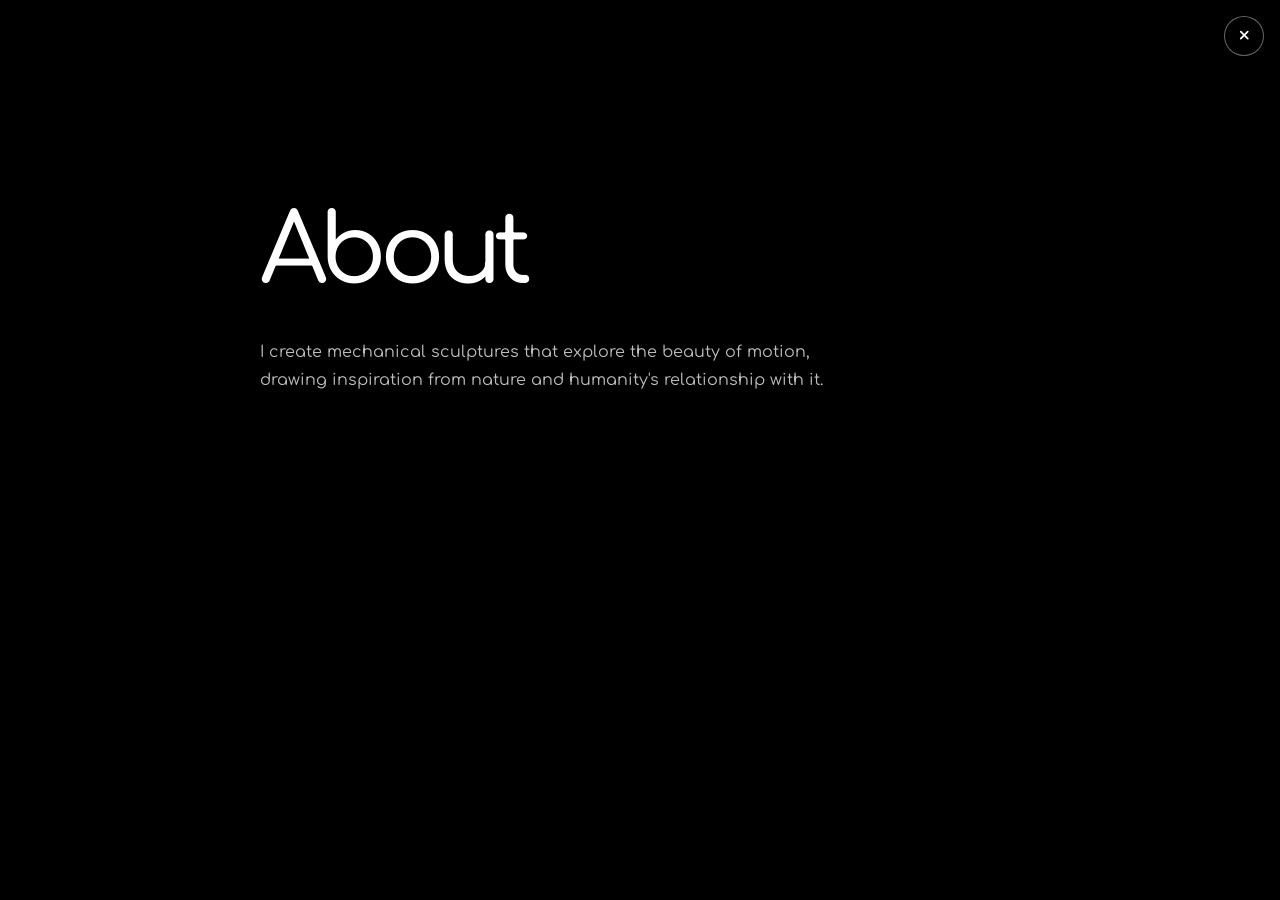
<file: about.html>
<!DOCTYPE html>
<html lang="en">
  <head>
    <meta charset="UTF-8" />
    <meta name="viewport" content="width=device-width, initial-scale=1.0" />
    <meta name="theme-color" content="#000000" />
    <title>About | Gent Fossly</title>
    <meta name="description" content="About artist and designer Gent Fossly." />
    <script>
      if (sessionStorage.getItem('gentfossly-transition') === 'enter') {
        document.documentElement.classList.add('is-entering');
      }
    </script>
    <link rel="preconnect" href="https://fonts.googleapis.com" />
    <link rel="preconnect" href="https://fonts.gstatic.com" crossorigin />
    <link href="https://fonts.googleapis.com/css2?family=Comfortaa:wght@400;500;600;700&display=swap" rel="stylesheet" />
    <link rel="stylesheet" href="section-page.css" />
    <link rel="stylesheet" href="page-transitions.css?v=12" />
  </head>
  <body>
    <main class="page">
      <a class="page-close" href="index.html" aria-label="Return to cube" data-cube-return>×</a>
      <h1>About</h1>
      <div class="page-copy">
        <p>
          I create mechanical sculptures that explore the beauty 
          of motion, drawing inspiration from nature 
          and humanity's relationship with it.
        </p>
      </div>
    </main>
    <script src="page-transitions.js?v=9"></script>
  </body>
</html>
</file>
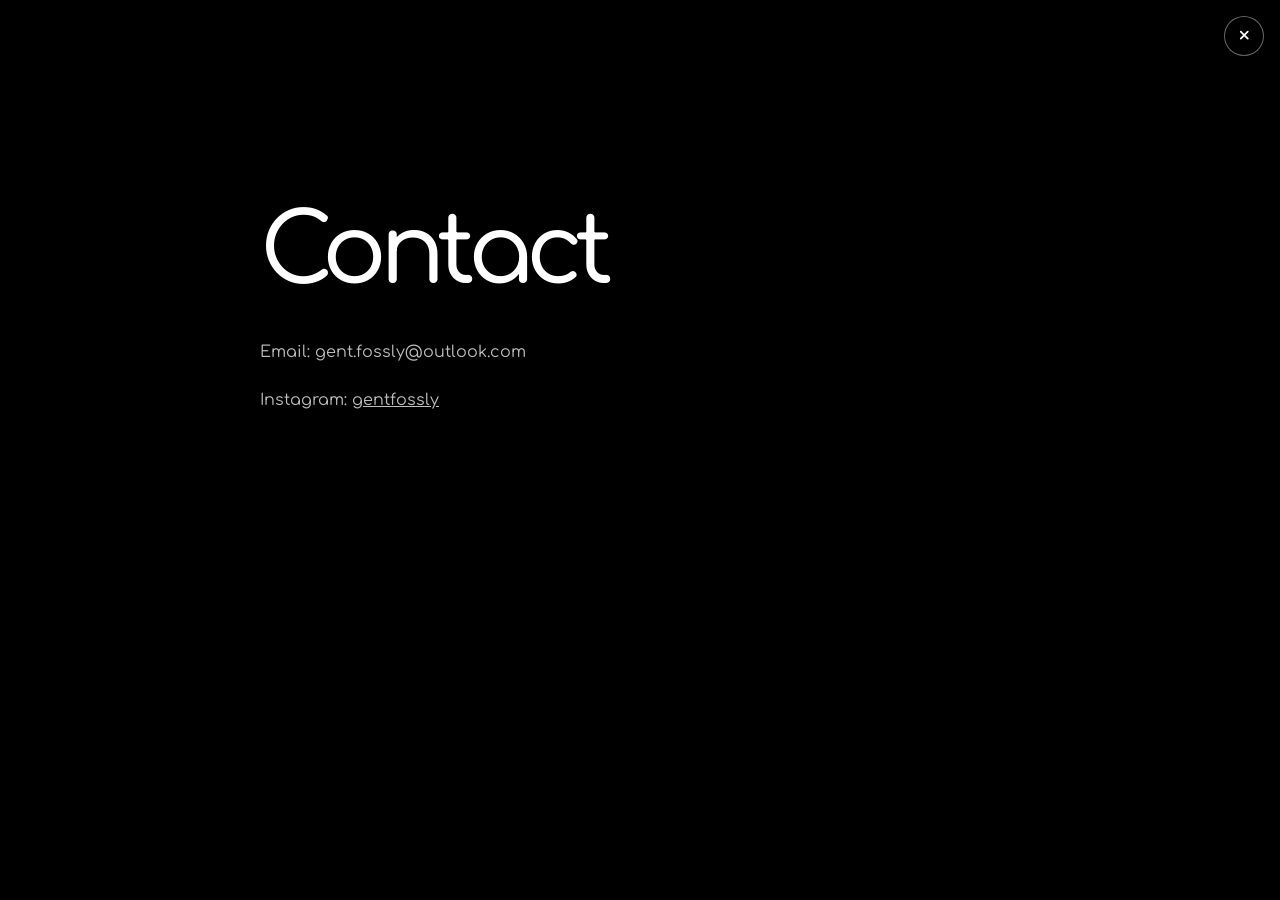
<file: contact.html>
<!DOCTYPE html>
<html lang="en">
  <head>
    <meta charset="UTF-8" />
    <meta name="viewport" content="width=device-width, initial-scale=1.0" />
    <meta name="theme-color" content="#000000" />
    <title>Contact | Gent Fossly</title>
    <meta name="description" content="Contact page for artist and designer Gent Fossly." />
    <script>
      if (sessionStorage.getItem('gentfossly-transition') === 'enter') {
        document.documentElement.classList.add('is-entering');
      }
    </script>
    <link rel="preconnect" href="https://fonts.googleapis.com" />
    <link rel="preconnect" href="https://fonts.gstatic.com" crossorigin />
    <link href="https://fonts.googleapis.com/css2?family=Comfortaa:wght@400;500;600;700&display=swap" rel="stylesheet" />
    <link rel="stylesheet" href="section-page.css" />
    <link rel="stylesheet" href="page-transitions.css?v=12" />
  </head>
  <body>
    <main class="page">
      <a class="page-close" href="index.html" aria-label="Return to cube" data-cube-return>×</a>
      <h1>Contact</h1>
      <div class="page-copy">
        <p>
          Email: gent.fossly@outlook.com
        </p>
        <p>
          Instagram: <a href="https://www.instagram.com/gentfossly/" target="_blank" rel="noopener noreferrer">gentfossly</a>
        </p>
      </div>
    </main>
    <script src="page-transitions.js?v=9"></script>
  </body>
</html>
</file>
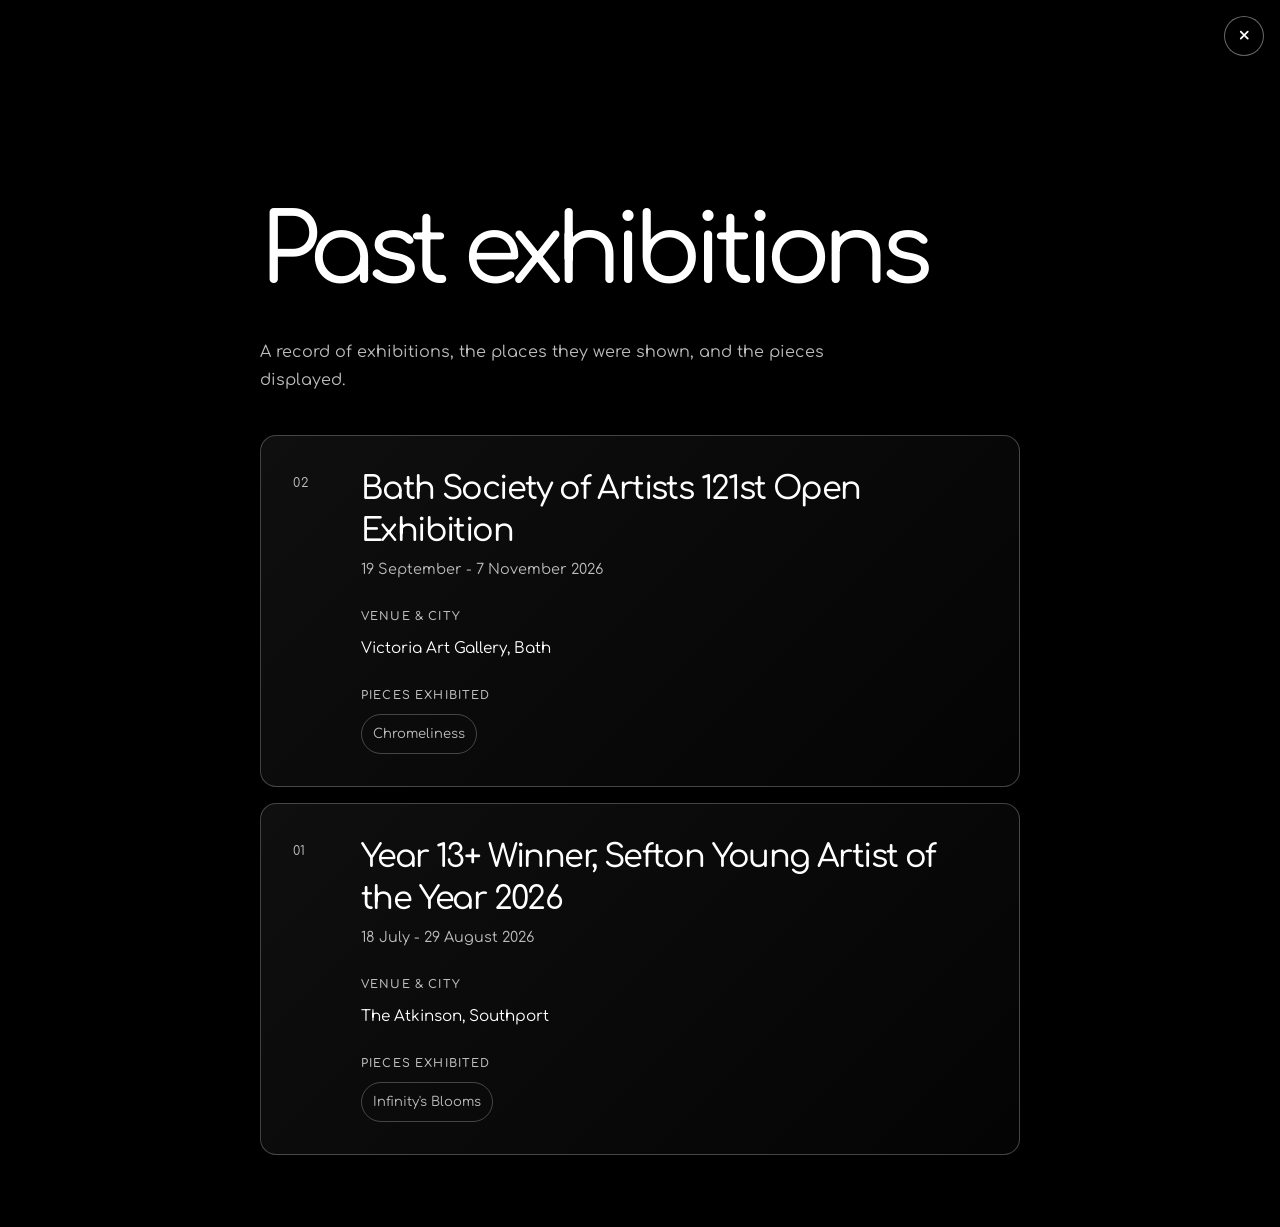
<file: exhibitions.html>
<!DOCTYPE html>
<html lang="en">
  <head>
    <meta charset="UTF-8" />
    <meta name="viewport" content="width=device-width, initial-scale=1.0" />
    <meta name="theme-color" content="#000000" />
    <title>Exhibitions | Gent Fossly</title>
    <meta name="description" content="Gent Fossly's previous exhibitions." />
    <script>
      if (sessionStorage.getItem('gentfossly-transition') === 'enter') {
        document.documentElement.classList.add('is-entering');
      }
    </script>
    <link rel="preconnect" href="https://fonts.googleapis.com" />
    <link rel="preconnect" href="https://fonts.gstatic.com" crossorigin />
    <link href="https://fonts.googleapis.com/css2?family=Comfortaa:wght@400;500;600;700&display=swap" rel="stylesheet" />
    <link rel="stylesheet" href="section-page.css" />
    <link rel="stylesheet" href="page-transitions.css?v=12" />
    <style>
      .exhibitions-intro {
        max-width: 620px;
        margin: 0 0 2.5rem;
        color: var(--muted);
      }

      .exhibition-list {
        display: grid;
        gap: 1rem;
        margin: 0;
        padding: 0;
        list-style: none;
      }

      .exhibition {
        display: grid;
        grid-template-columns: 3rem minmax(0, 1fr);
        gap: 1.25rem;
        padding: clamp(1.25rem, 4vw, 2rem);
        border: 1px solid var(--line);
        border-radius: 1rem;
        background: linear-gradient(135deg, rgba(255, 255, 255, 0.06), rgba(255, 255, 255, 0.015));
      }

      .exhibition-number {
        padding-top: 0.25rem;
        color: var(--muted);
        font-size: 0.8rem;
        letter-spacing: 0.08em;
      }

      .exhibition h2 {
        margin: 0;
        font-size: clamp(1.35rem, 4vw, 2rem);
        font-weight: 500;
        letter-spacing: -0.05em;
        line-height: 1.3;
      }

      .exhibition-dates {
        margin: 0.35rem 0 1.5rem;
        color: var(--muted);
        font-size: 0.9rem;
      }

      .exhibition-details {
        display: grid;
        grid-template-columns: repeat(2, minmax(0, 1fr));
        gap: 1.5rem;
        margin: 0;
      }

      .exhibition-details dt,
      .pieces-title {
        margin: 0 0 0.45rem;
        color: var(--muted);
        font-size: 0.72rem;
        font-weight: 600;
        letter-spacing: 0.1em;
        text-transform: uppercase;
      }

      .exhibition-details dd {
        margin: 0;
        font-size: 0.95rem;
      }

      .pieces {
        grid-column: 1 / -1;
      }

      .pieces ul {
        display: flex;
        flex-wrap: wrap;
        gap: 0.5rem;
        margin: 0;
        padding: 0;
        list-style: none;
      }

      .pieces li {
        padding: 0.45rem 0.7rem;
        border: 1px solid var(--line);
        border-radius: 999px;
        color: var(--muted);
        font-size: 0.82rem;
      }

      @media (max-width: 480px) {
        .exhibition {
          grid-template-columns: 1fr;
          gap: 0.5rem;
        }

        .exhibition-number {
          padding: 0;
        }

        .exhibition-details {
          grid-template-columns: 1fr;
          gap: 1rem;
        }
      }
    </style>
  </head>
  <body>
    <main class="page">
      <a class="page-close" href="index.html" aria-label="Return to cube" data-cube-return>×</a>
      <h1>Past exhibitions</h1>
      <p class="exhibitions-intro">
        A record of exhibitions, the places they were shown, and the pieces displayed.
      </p>
      <ol class="exhibition-list" aria-label="Past exhibitions">
        <li>
          <article class="exhibition">
            <span class="exhibition-number" aria-hidden="true">02</span>
            <div>
              <h2>Bath Society of Artists 121st Open Exhibition</h2>
              <p class="exhibition-dates">19 September - 7 November 2026</p>
              <dl class="exhibition-details">
                <div>
                  <dt>Venue &amp; city</dt>
                  <dd>Victoria Art Gallery, Bath</dd>
                </div>
                <div class="pieces">
                  <dt class="pieces-title">Pieces exhibited</dt>
                  <dd>
                    <ul>
                      <li>Chromeliness</li>
                    </ul>
                  </dd>
                </div>
              </dl>
            </div>
          </article>
        </li>
        <li>
          <article class="exhibition">
            <span class="exhibition-number" aria-hidden="true">01</span>
            <div>
              <h2>Year 13+ Winner, Sefton Young Artist of the Year 2026</h2>
              <p class="exhibition-dates">18 July - 29 August 2026</p>
              <dl class="exhibition-details">
                <div>
                  <dt>Venue &amp; city</dt>
                  <dd>The Atkinson, Southport</dd>
                </div>
                <div class="pieces">
                  <dt class="pieces-title">Pieces exhibited</dt>
                  <dd>
                    <ul>
                      <li>Infinity's Blooms</li>
                    </ul>
                  </dd>
                </div>
              </dl>
            </div>
          </article>
        </li>
      </ol>
    </main>
    <script src="page-transitions.js?v=9"></script>
  </body>
</html>
</file>
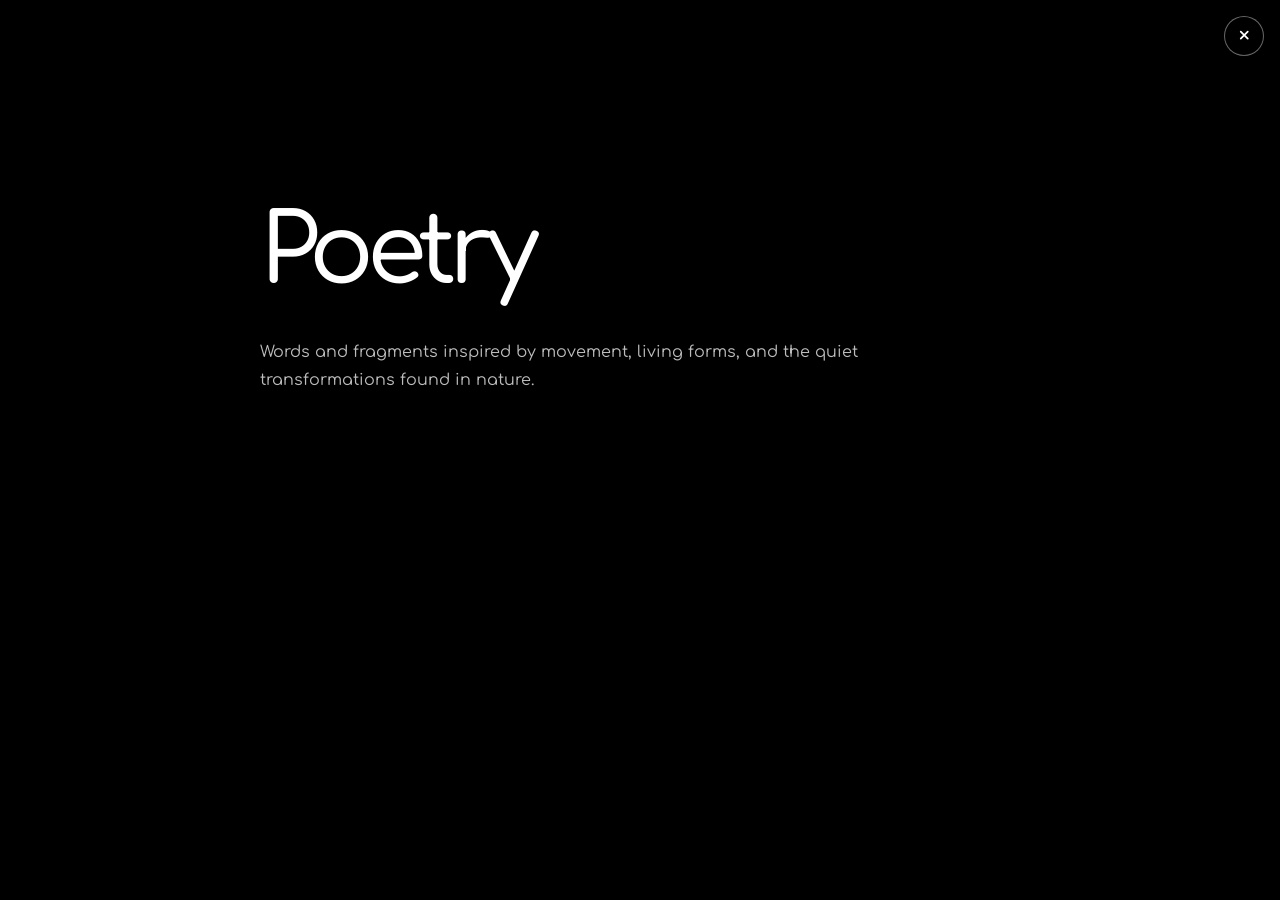
<file: poetry.html>
<!DOCTYPE html>
<html lang="en">
  <head>
    <meta charset="UTF-8" />
    <meta name="viewport" content="width=device-width, initial-scale=1.0" />
    <meta name="theme-color" content="#000000" />
    <title>Poetry | Gent Fossly</title>
    <meta name="description" content="Poetry and writing by Gent Fossly." />
    <script>
      if (sessionStorage.getItem('gentfossly-transition') === 'enter') {
        document.documentElement.classList.add('is-entering');
      }
    </script>
    <link rel="preconnect" href="https://fonts.googleapis.com" />
    <link rel="preconnect" href="https://fonts.gstatic.com" crossorigin />
    <link href="https://fonts.googleapis.com/css2?family=Comfortaa:wght@400;500;600;700&display=swap" rel="stylesheet" />
    <link rel="stylesheet" href="section-page.css" />
    <link rel="stylesheet" href="page-transitions.css?v=12" />
  </head>
  <body>
    <main class="page">
      <a class="page-close" href="index.html" aria-label="Return to cube" data-cube-return>×</a>
      <h1>Poetry</h1>
      <div class="page-copy">
        <p>
          Words and fragments inspired by movement, living forms, and the quiet transformations
          found in nature.
        </p>
      </div>
    </main>
    <script src="page-transitions.js?v=9"></script>
  </body>
</html>
</file>
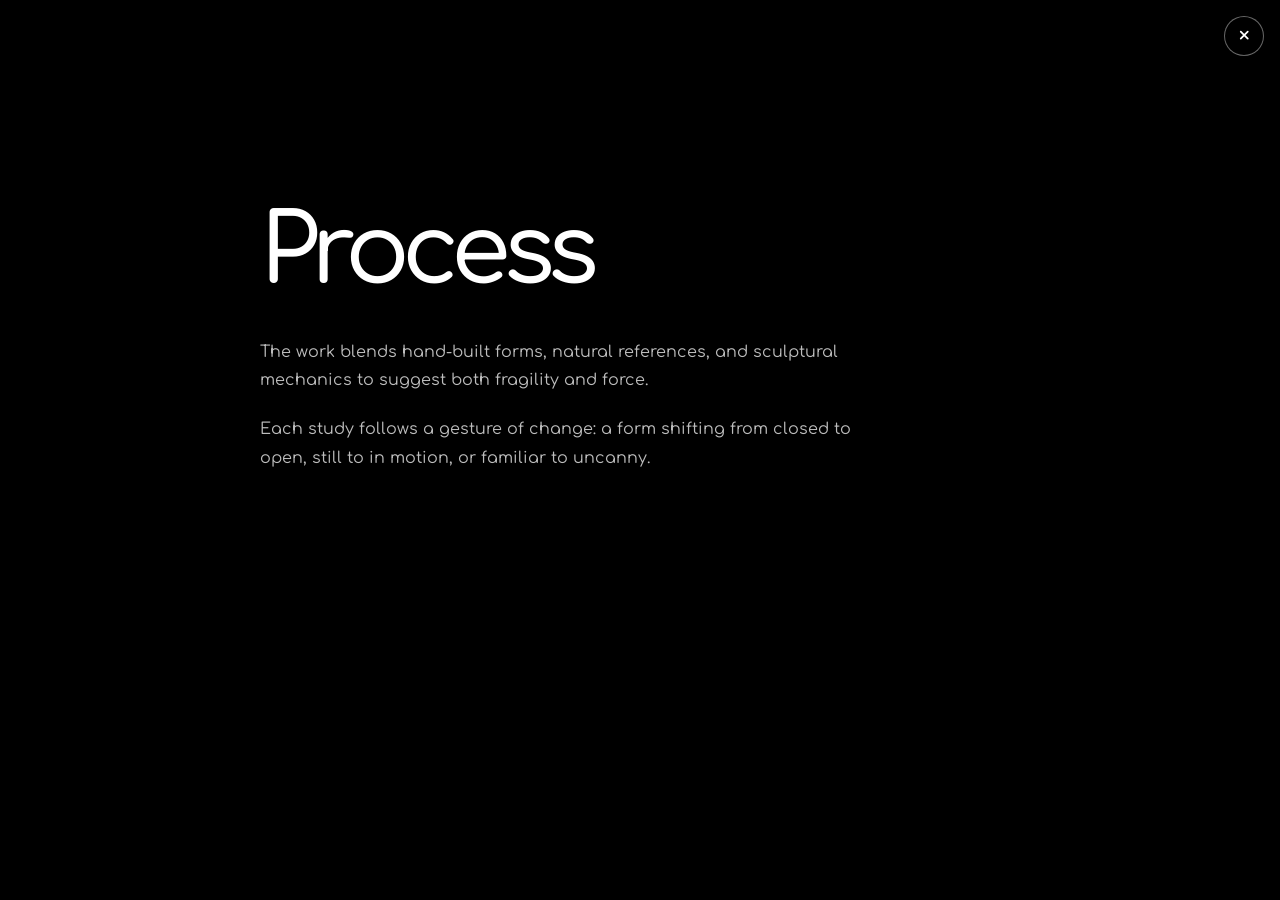
<file: process.html>
<!DOCTYPE html>
<html lang="en">
  <head>
    <meta charset="UTF-8" />
    <meta name="viewport" content="width=device-width, initial-scale=1.0" />
    <meta name="theme-color" content="#000000" />
    <title>Process | Gent Fossly</title>
    <meta name="description" content="An insight into Gent Fossly's artistic process." />
    <script>
      if (sessionStorage.getItem('gentfossly-transition') === 'enter') {
        document.documentElement.classList.add('is-entering');
      }
    </script>
    <link rel="preconnect" href="https://fonts.googleapis.com" />
    <link rel="preconnect" href="https://fonts.gstatic.com" crossorigin />
    <link href="https://fonts.googleapis.com/css2?family=Comfortaa:wght@400;500;600;700&display=swap" rel="stylesheet" />
    <link rel="stylesheet" href="section-page.css" />
    <link rel="stylesheet" href="page-transitions.css?v=12" />
  </head>
  <body>
    <main class="page">
      <a class="page-close" href="index.html" aria-label="Return to cube" data-cube-return>×</a>
      <h1>Process</h1>
      <div class="page-copy">
        <p>
          The work blends hand-built forms, natural references, and sculptural mechanics to
          suggest both fragility and force.
        </p>
        <p>
          Each study follows a gesture of change: a form shifting from closed to open, still to
          in motion, or familiar to uncanny.
        </p>
      </div>
    </main>
    <script src="page-transitions.js?v=9"></script>
  </body>
</html>
</file>
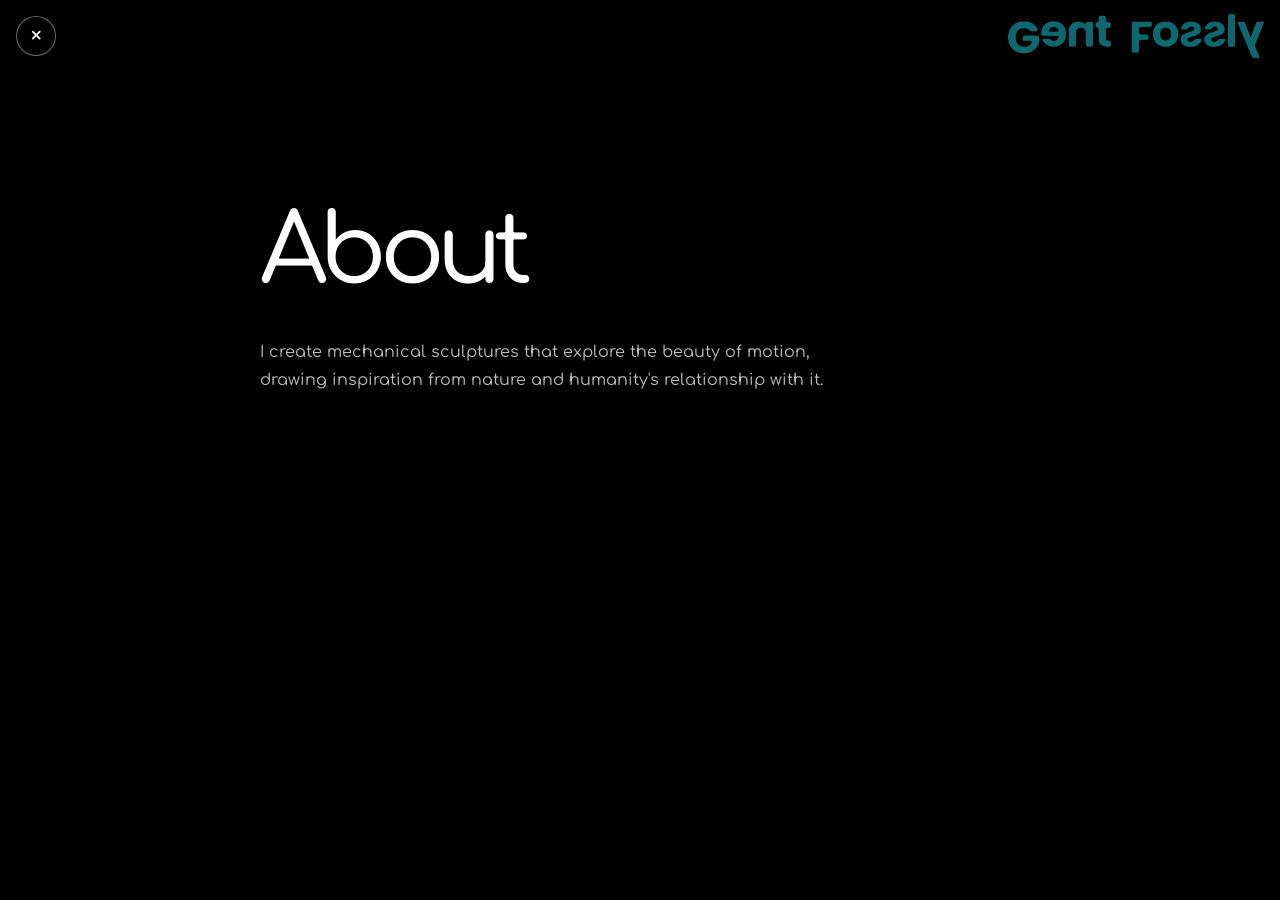
<file: website pages/about.html>
<!DOCTYPE html>
<html lang="en">
  <head>
    <meta charset="UTF-8" />
    <meta name="viewport" content="width=device-width, initial-scale=1.0" />
    <meta name="theme-color" content="#000000" />
    <title>About | Gent Fossly</title>
    <base href="../" />
    <meta name="description" content="About artist and designer Gent Fossly." />
    <script>
      if (sessionStorage.getItem('gentfossly-transition') === 'enter') {
        document.documentElement.classList.add('is-entering');
      }
    </script>
    <link rel="preconnect" href="https://fonts.googleapis.com" />
    <link rel="preconnect" href="https://fonts.gstatic.com" crossorigin />
    <link href="https://fonts.googleapis.com/css2?family=Comfortaa:wght@400;500;600;700&display=swap" rel="stylesheet" />
    <link rel="stylesheet" href="section-page.css" />
    <link rel="stylesheet" href="page-transitions.css?v=13" />
    <link rel="stylesheet" href="site-logo.css?v=2" />
  </head>
  <body>
    <img class="site-logo" alt="Gent Fossly logo" hidden />
    <main class="page">
      <a class="page-close" href="index.html" aria-label="Return to cube" data-cube-return>×</a>
      <h1>About</h1>
      <div class="page-copy">
        <p>
          I create mechanical sculptures that explore the beauty 
          of motion, drawing inspiration from nature 
          and humanity's relationship with it.
        </p>
      </div>
    </main>
    <script src="site-logo.js?v=2"></script>
    <script src="page-transitions.js?v=9"></script>
  </body>
</html>
</file>
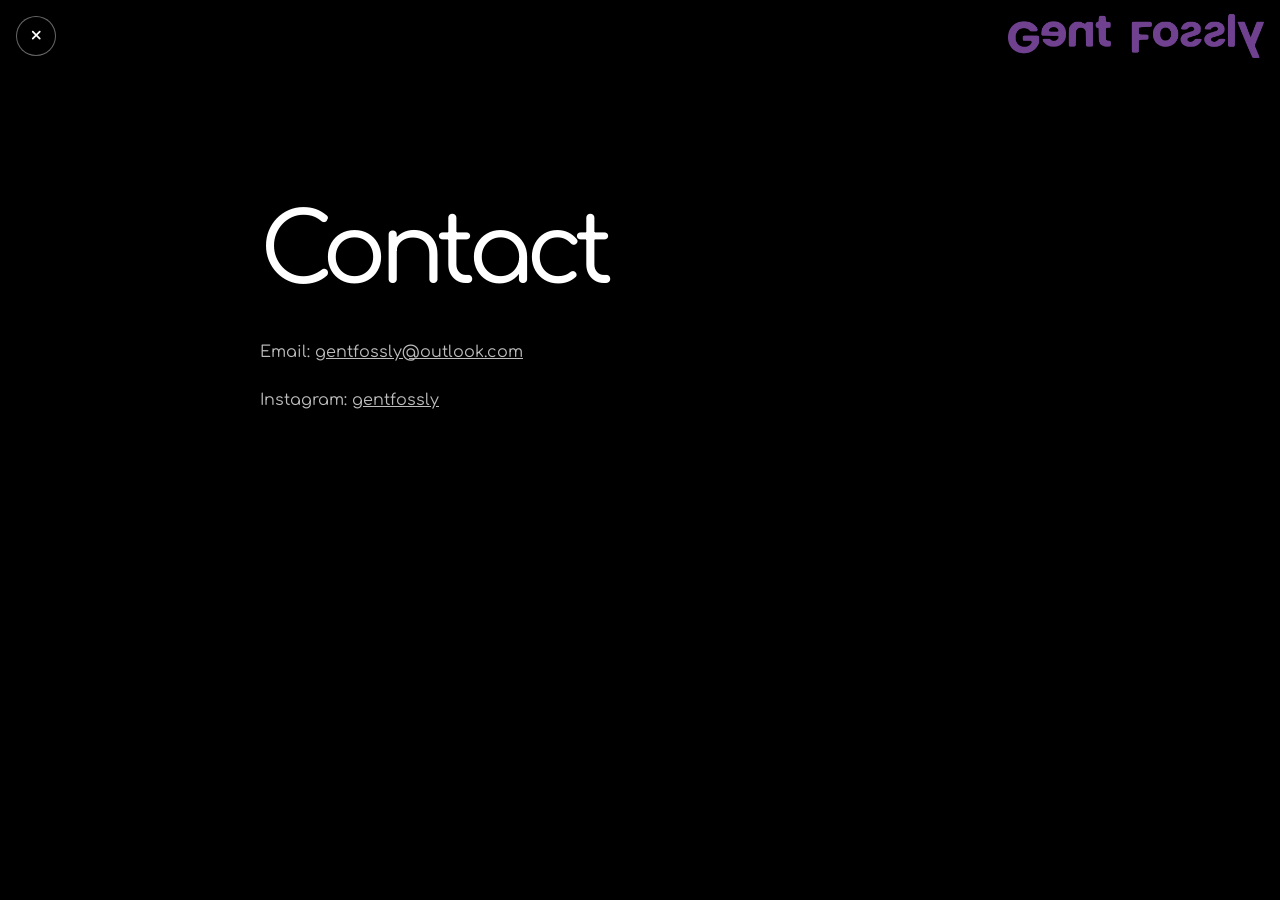
<file: website pages/contact.html>
<!DOCTYPE html>
<html lang="en">
  <head>
    <meta charset="UTF-8" />
    <meta name="viewport" content="width=device-width, initial-scale=1.0" />
    <meta name="theme-color" content="#000000" />
    <title>Contact | Gent Fossly</title>
    <base href="../" />
    <meta name="description" content="Contact page for artist and designer Gent Fossly." />
    <script>
      if (sessionStorage.getItem('gentfossly-transition') === 'enter') {
        document.documentElement.classList.add('is-entering');
      }
    </script>
    <link rel="preconnect" href="https://fonts.googleapis.com" />
    <link rel="preconnect" href="https://fonts.gstatic.com" crossorigin />
    <link href="https://fonts.googleapis.com/css2?family=Comfortaa:wght@400;500;600;700&display=swap" rel="stylesheet" />
    <link rel="stylesheet" href="section-page.css" />
    <link rel="stylesheet" href="page-transitions.css?v=13" />
    <link rel="stylesheet" href="site-logo.css?v=2" />
  </head>
  <body>
    <img class="site-logo" alt="Gent Fossly logo" hidden />
    <main class="page">
      <a class="page-close" href="index.html" aria-label="Return to cube" data-cube-return>×</a>
      <h1>Contact</h1>
      <div class="page-copy">
        <p>
          Email: <a href="mailto:gentfossly@outlook.com">gentfossly@outlook.com</a>
        </p>
        <p>
          Instagram: <a href="https://www.instagram.com/gentfossly/" target="_blank" rel="noopener noreferrer">gentfossly</a>
        </p>
      </div>
    </main>
    <script src="site-logo.js?v=2"></script>
    <script src="page-transitions.js?v=9"></script>
  </body>
</html>
</file>
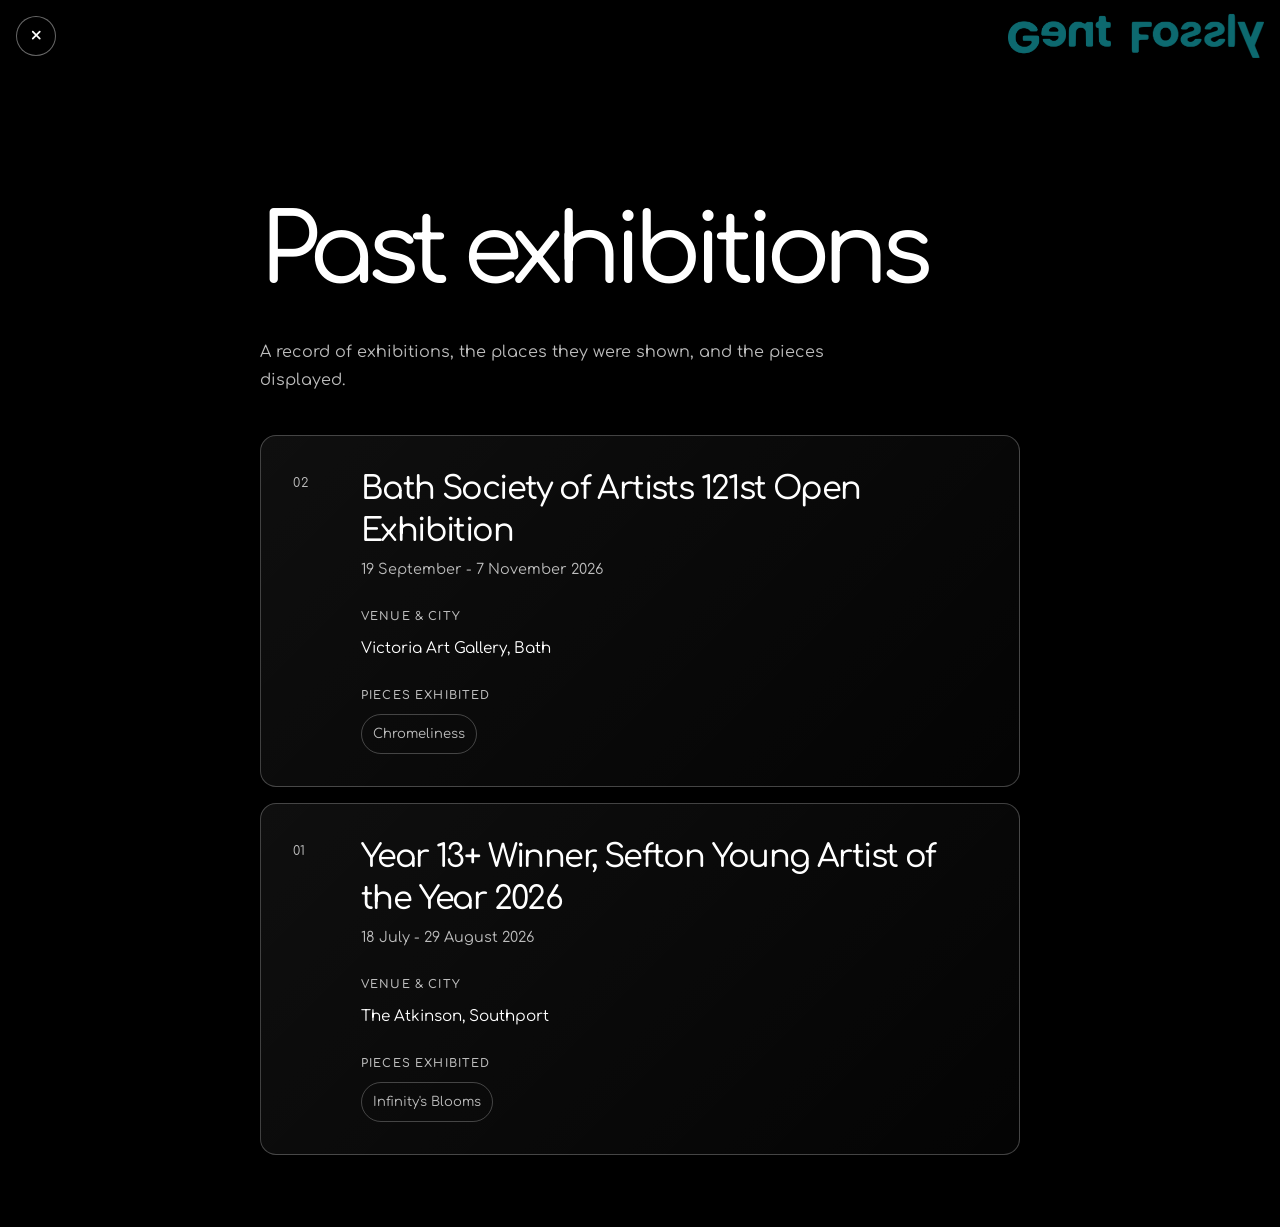
<file: website pages/exhibitions.html>
<!DOCTYPE html>
<html lang="en">
  <head>
    <meta charset="UTF-8" />
    <meta name="viewport" content="width=device-width, initial-scale=1.0" />
    <meta name="theme-color" content="#000000" />
    <title>Exhibitions | Gent Fossly</title>
    <base href="../" />
    <meta name="description" content="Gent Fossly's previous exhibitions." />
    <script>
      if (sessionStorage.getItem('gentfossly-transition') === 'enter') {
        document.documentElement.classList.add('is-entering');
      }
    </script>
    <link rel="preconnect" href="https://fonts.googleapis.com" />
    <link rel="preconnect" href="https://fonts.gstatic.com" crossorigin />
    <link href="https://fonts.googleapis.com/css2?family=Comfortaa:wght@400;500;600;700&display=swap" rel="stylesheet" />
    <link rel="stylesheet" href="section-page.css" />
    <link rel="stylesheet" href="page-transitions.css?v=13" />
    <link rel="stylesheet" href="site-logo.css?v=2" />
    <style>
      .exhibitions-intro {
        max-width: 620px;
        margin: 0 0 2.5rem;
        color: var(--muted);
      }

      .exhibition-list {
        display: grid;
        gap: 1rem;
        margin: 0;
        padding: 0;
        list-style: none;
      }

      .exhibition {
        display: grid;
        grid-template-columns: 3rem minmax(0, 1fr);
        gap: 1.25rem;
        padding: clamp(1.25rem, 4vw, 2rem);
        border: 1px solid var(--line);
        border-radius: 1rem;
        background: linear-gradient(135deg, rgba(255, 255, 255, 0.06), rgba(255, 255, 255, 0.015));
      }

      .exhibition-number {
        padding-top: 0.25rem;
        color: var(--muted);
        font-size: 0.8rem;
        letter-spacing: 0.08em;
      }

      .exhibition h2 {
        margin: 0;
        font-size: clamp(1.35rem, 4vw, 2rem);
        font-weight: 500;
        letter-spacing: -0.05em;
        line-height: 1.3;
      }

      .exhibition-dates {
        margin: 0.35rem 0 1.5rem;
        color: var(--muted);
        font-size: 0.9rem;
      }

      .exhibition-details {
        display: grid;
        grid-template-columns: repeat(2, minmax(0, 1fr));
        gap: 1.5rem;
        margin: 0;
      }

      .exhibition-details dt,
      .pieces-title {
        margin: 0 0 0.45rem;
        color: var(--muted);
        font-size: 0.72rem;
        font-weight: 600;
        letter-spacing: 0.1em;
        text-transform: uppercase;
      }

      .exhibition-details dd {
        margin: 0;
        font-size: 0.95rem;
      }

      .pieces {
        grid-column: 1 / -1;
      }

      .pieces ul {
        display: flex;
        flex-wrap: wrap;
        gap: 0.5rem;
        margin: 0;
        padding: 0;
        list-style: none;
      }

      .pieces li {
        padding: 0.45rem 0.7rem;
        border: 1px solid var(--line);
        border-radius: 999px;
        color: var(--muted);
        font-size: 0.82rem;
      }

      @media (max-width: 480px) {
        .exhibition {
          grid-template-columns: 1fr;
          gap: 0.5rem;
        }

        .exhibition-number {
          padding: 0;
        }

        .exhibition-details {
          grid-template-columns: 1fr;
          gap: 1rem;
        }
      }
    </style>
  </head>
  <body>
    <img class="site-logo" alt="Gent Fossly logo" hidden />
    <main class="page">
      <a class="page-close" href="index.html" aria-label="Return to cube" data-cube-return>×</a>
      <h1>Past exhibitions</h1>
      <p class="exhibitions-intro">
        A record of exhibitions, the places they were shown, and the pieces displayed.
      </p>
      <ol class="exhibition-list" aria-label="Past exhibitions">
        <li>
          <article class="exhibition">
            <span class="exhibition-number" aria-hidden="true">02</span>
            <div>
              <h2>Bath Society of Artists 121st Open Exhibition</h2>
              <p class="exhibition-dates">19 September - 7 November 2026</p>
              <dl class="exhibition-details">
                <div>
                  <dt>Venue &amp; city</dt>
                  <dd>Victoria Art Gallery, Bath</dd>
                </div>
                <div class="pieces">
                  <dt class="pieces-title">Pieces exhibited</dt>
                  <dd>
                    <ul>
                      <li>Chromeliness</li>
                    </ul>
                  </dd>
                </div>
              </dl>
            </div>
          </article>
        </li>
        <li>
          <article class="exhibition">
            <span class="exhibition-number" aria-hidden="true">01</span>
            <div>
              <h2>Year 13+ Winner, Sefton Young Artist of the Year 2026</h2>
              <p class="exhibition-dates">18 July - 29 August 2026</p>
              <dl class="exhibition-details">
                <div>
                  <dt>Venue &amp; city</dt>
                  <dd>The Atkinson, Southport</dd>
                </div>
                <div class="pieces">
                  <dt class="pieces-title">Pieces exhibited</dt>
                  <dd>
                    <ul>
                      <li>Infinity's Blooms</li>
                    </ul>
                  </dd>
                </div>
              </dl>
            </div>
          </article>
        </li>
      </ol>
    </main>
    <script src="site-logo.js?v=2"></script>
    <script src="page-transitions.js?v=9"></script>
  </body>
</html>
</file>
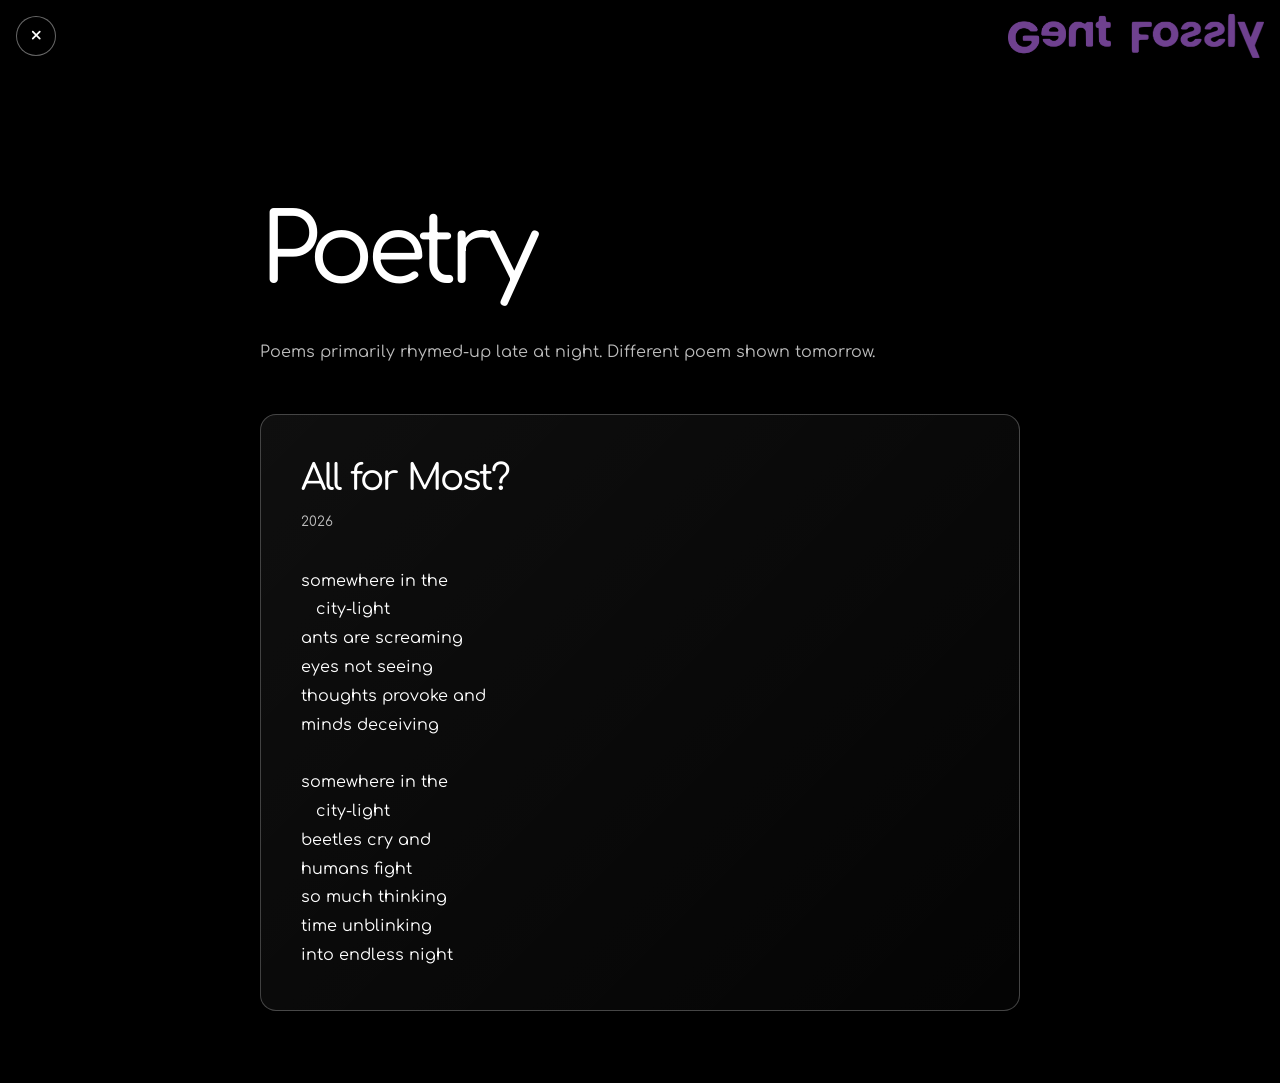
<file: website pages/poetry.html>
<!DOCTYPE html>
<html lang="en">
  <head>
    <meta charset="UTF-8" />
    <meta name="viewport" content="width=device-width, initial-scale=1.0" />
    <meta name="theme-color" content="#000000" />
    <title>Poetry | Gent Fossly</title>
    <base href="../" />
    <meta name="description" content="Poetry and writing by Gent Fossly." />
    <script>
      if (sessionStorage.getItem('gentfossly-transition') === 'enter') {
        document.documentElement.classList.add('is-entering');
      }
    </script>
    <link rel="preconnect" href="https://fonts.googleapis.com" />
    <link rel="preconnect" href="https://fonts.gstatic.com" crossorigin />
    <link href="https://fonts.googleapis.com/css2?family=Comfortaa:wght@400;500;600;700&display=swap" rel="stylesheet" />
    <link rel="stylesheet" href="section-page.css" />
    <link rel="stylesheet" href="page-transitions.css?v=13" />
    <link rel="stylesheet" href="site-logo.css?v=2" />
    <style>
      .poem-card {
        margin: 3rem 0 0;
        padding: clamp(1.25rem, 5vw, 2.5rem);
        border: 1px solid var(--line);
        border-radius: 1rem;
        background: linear-gradient(135deg, rgba(255, 255, 255, 0.06), rgba(255, 255, 255, 0.015));
      }

      .poem-card h2 {
        margin: 0;
        font-size: clamp(1.5rem, 5vw, 2.25rem);
        font-weight: 500;
        letter-spacing: -0.05em;
        line-height: 1.3;
      }

      .poem-date {
        margin: 0.5rem 0 2rem;
        color: var(--muted);
        font-size: 0.85rem;
      }

      .poem-text {
        margin: 0;
        color: var(--ink);
        font: inherit;
        white-space: pre-wrap;
        overflow-wrap: anywhere;
      }

    </style>
  </head>
  <body>
    <img class="site-logo" alt="Gent Fossly logo" hidden />
    <main class="page">
      <a class="page-close" href="index.html" aria-label="Return to cube" data-cube-return>×</a>
      <h1>Poetry</h1>
      <div class="page-copy">
        <p>
          Poems primarily rhymed-up late at night.
          Different poem shown tomorrow.
        </p>
      </div>
      <article class="poem-card" aria-live="polite" aria-busy="true">
        <p id="poemLoading">Loading poem…</p>
        <div id="poemContent" hidden>
          <h2 id="poemTitle"></h2>
          <p class="poem-date"><time id="poemDate"></time></p>
          <pre id="poemText" class="poem-text"></pre>
        </div>
      </article>
    </main>
    <script src="poetry.js?v=3"></script>
    <script src="site-logo.js?v=2"></script>
    <script src="page-transitions.js?v=9"></script>
  </body>
</html>
</file>
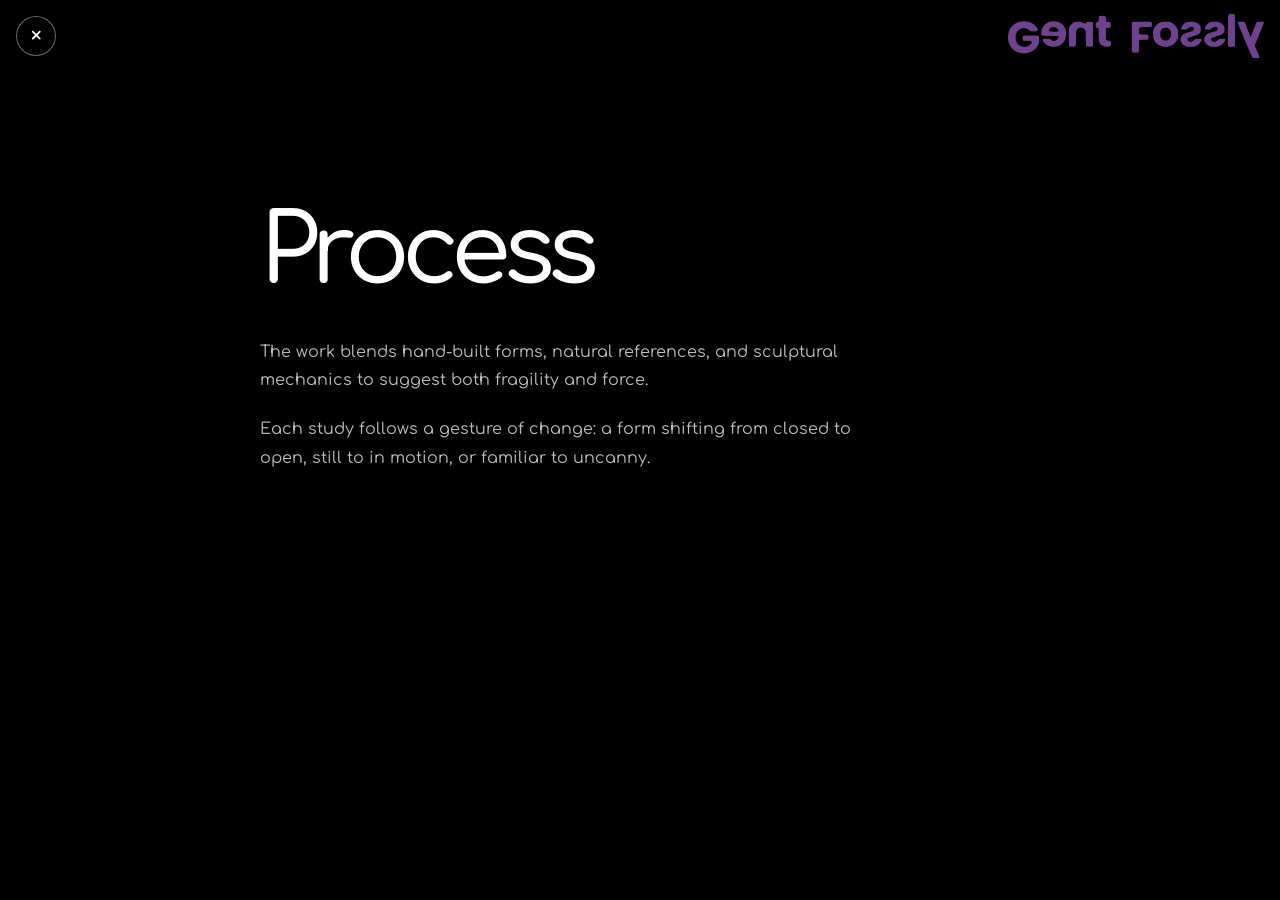
<file: website pages/process.html>
<!DOCTYPE html>
<html lang="en">
  <head>
    <meta charset="UTF-8" />
    <meta name="viewport" content="width=device-width, initial-scale=1.0" />
    <meta name="theme-color" content="#000000" />
    <title>Process | Gent Fossly</title>
    <base href="../" />
    <meta name="description" content="An insight into Gent Fossly's artistic process." />
    <script>
      if (sessionStorage.getItem('gentfossly-transition') === 'enter') {
        document.documentElement.classList.add('is-entering');
      }
    </script>
    <link rel="preconnect" href="https://fonts.googleapis.com" />
    <link rel="preconnect" href="https://fonts.gstatic.com" crossorigin />
    <link href="https://fonts.googleapis.com/css2?family=Comfortaa:wght@400;500;600;700&display=swap" rel="stylesheet" />
    <link rel="stylesheet" href="section-page.css" />
    <link rel="stylesheet" href="page-transitions.css?v=13" />
    <link rel="stylesheet" href="site-logo.css?v=2" />
  </head>
  <body>
    <img class="site-logo" alt="Gent Fossly logo" hidden />
    <main class="page">
      <a class="page-close" href="index.html" aria-label="Return to cube" data-cube-return>×</a>
      <h1>Process</h1>
      <div class="page-copy">
        <p>
          The work blends hand-built forms, natural references, and sculptural mechanics to
          suggest both fragility and force.
        </p>
        <p>
          Each study follows a gesture of change: a form shifting from closed to open, still to
          in motion, or familiar to uncanny.
        </p>
      </div>
    </main>
    <script src="site-logo.js?v=2"></script>
    <script src="page-transitions.js?v=9"></script>
  </body>
</html>
</file>
<file: section-page.css>
:root {
  color-scheme: dark;
  --bg: #000;
  --ink: #fff;
  --muted: #bdbdbd;
  --line: rgba(255, 255, 255, 0.24);
}

* {
  box-sizing: border-box;
}

body {
  min-width: 280px;
  min-height: 100vh;
  margin: 0;
  background: var(--bg);
  color: var(--ink);
  font-family: "Comfortaa", "Trebuchet MS", sans-serif;
  line-height: 1.8;
}

a {
  color: inherit;
}

.page {
  width: min(760px, calc(100% - 3rem));
  margin: 0 auto;
  padding: clamp(2rem, 8vh, 5rem) 0;
}

.page-close {
  position: fixed;
  top: 1rem;
  right: 1rem;
  z-index: 20;
  display: grid;
  place-items: center;
  width: 40px;
  height: 40px;
  padding: 0;
  border: 1px solid rgba(255, 255, 255, 0.4);
  border-radius: 50%;
  background: rgba(0, 0, 0, 0.45);
  color: #fff;
  font-size: 1.4rem;
  line-height: 1;
  text-decoration: none;
  transition: background-color 180ms ease, border-color 180ms ease;
}

.page-close:hover,
.page-close:focus-visible {
  border-color: #fff;
  background: #222;
  outline: 2px solid #fff;
  outline-offset: 3px;
}

h1 {
  margin: clamp(4rem, 14vh, 9rem) 0 2rem;
  font-size: clamp(2.8rem, 10vw, 6rem);
  font-weight: 500;
  letter-spacing: -0.08em;
  line-height: 1.12;
}

.page-copy {
  max-width: 620px;
  color: var(--muted);
}

.page-copy p {
  margin: 0 0 1.25rem;
}

@media (max-width: 480px) {
  .page {
    width: calc(100% - 2rem);
  }
}
</file>
<file: page-transitions.css>
.cube.is-transforming .cube-face {
  background: #fff;
  border-color: #fff;
  color: transparent;
  outline-color: transparent;
  pointer-events: none;
}

.cube.is-transforming .cube-face::before {
  border-color: transparent;
}

.cube-scene.is-shrinking {
  animation:
    cube-shrink 520ms cubic-bezier(0.55, 0, 1, 1) forwards,
    cube-fade-out 150ms ease-in 370ms forwards;
}

.cube.is-reforming .cube-face,
html.is-returning .cube-face {
  background: #fff;
  border-color: #fff;
  color: transparent;
  outline-color: transparent;
  transition: none;
}

.cube.is-reforming .cube-face::before,
html.is-returning .cube-face::before {
  border-color: transparent;
}

html.is-returning #cubeScene {
  animation: cube-grow 1000ms cubic-bezier(0.18, 0.72, 0.22, 1) both;
}

html.is-entering body:not(.cube-home) > :not(.lightbox):not(.site-logo) {
  animation: page-fade-in 700ms 100ms ease-out both;
}

body.is-leaving > *:not(.site-logo) {
  opacity: 0;
  transition: opacity 250ms ease;
}

@keyframes cube-shrink {
  from {
    transform: scale(1);
  }
  to {
    transform: scale(0.008);
  }
}

@keyframes cube-fade-out {
  from {
    opacity: 1;
  }
  to {
    opacity: 0;
  }
}

@keyframes cube-grow {
  from {
    transform: scale(0.008);
  }
  to {
    transform: scale(1);
  }
}

@keyframes page-fade-in {
  from { opacity: 0; }
  to { opacity: 1; }
}

@media (prefers-reduced-motion: reduce) {
  .cube-scene.is-shrinking,
  html.is-returning #cubeScene,
  html.is-entering body:not(.cube-home) > :not(.lightbox):not(.site-logo) {
    animation-duration: 1ms !important;
    animation-delay: 0s !important;
    transition-duration: 1ms !important;
  }
}
</file>
